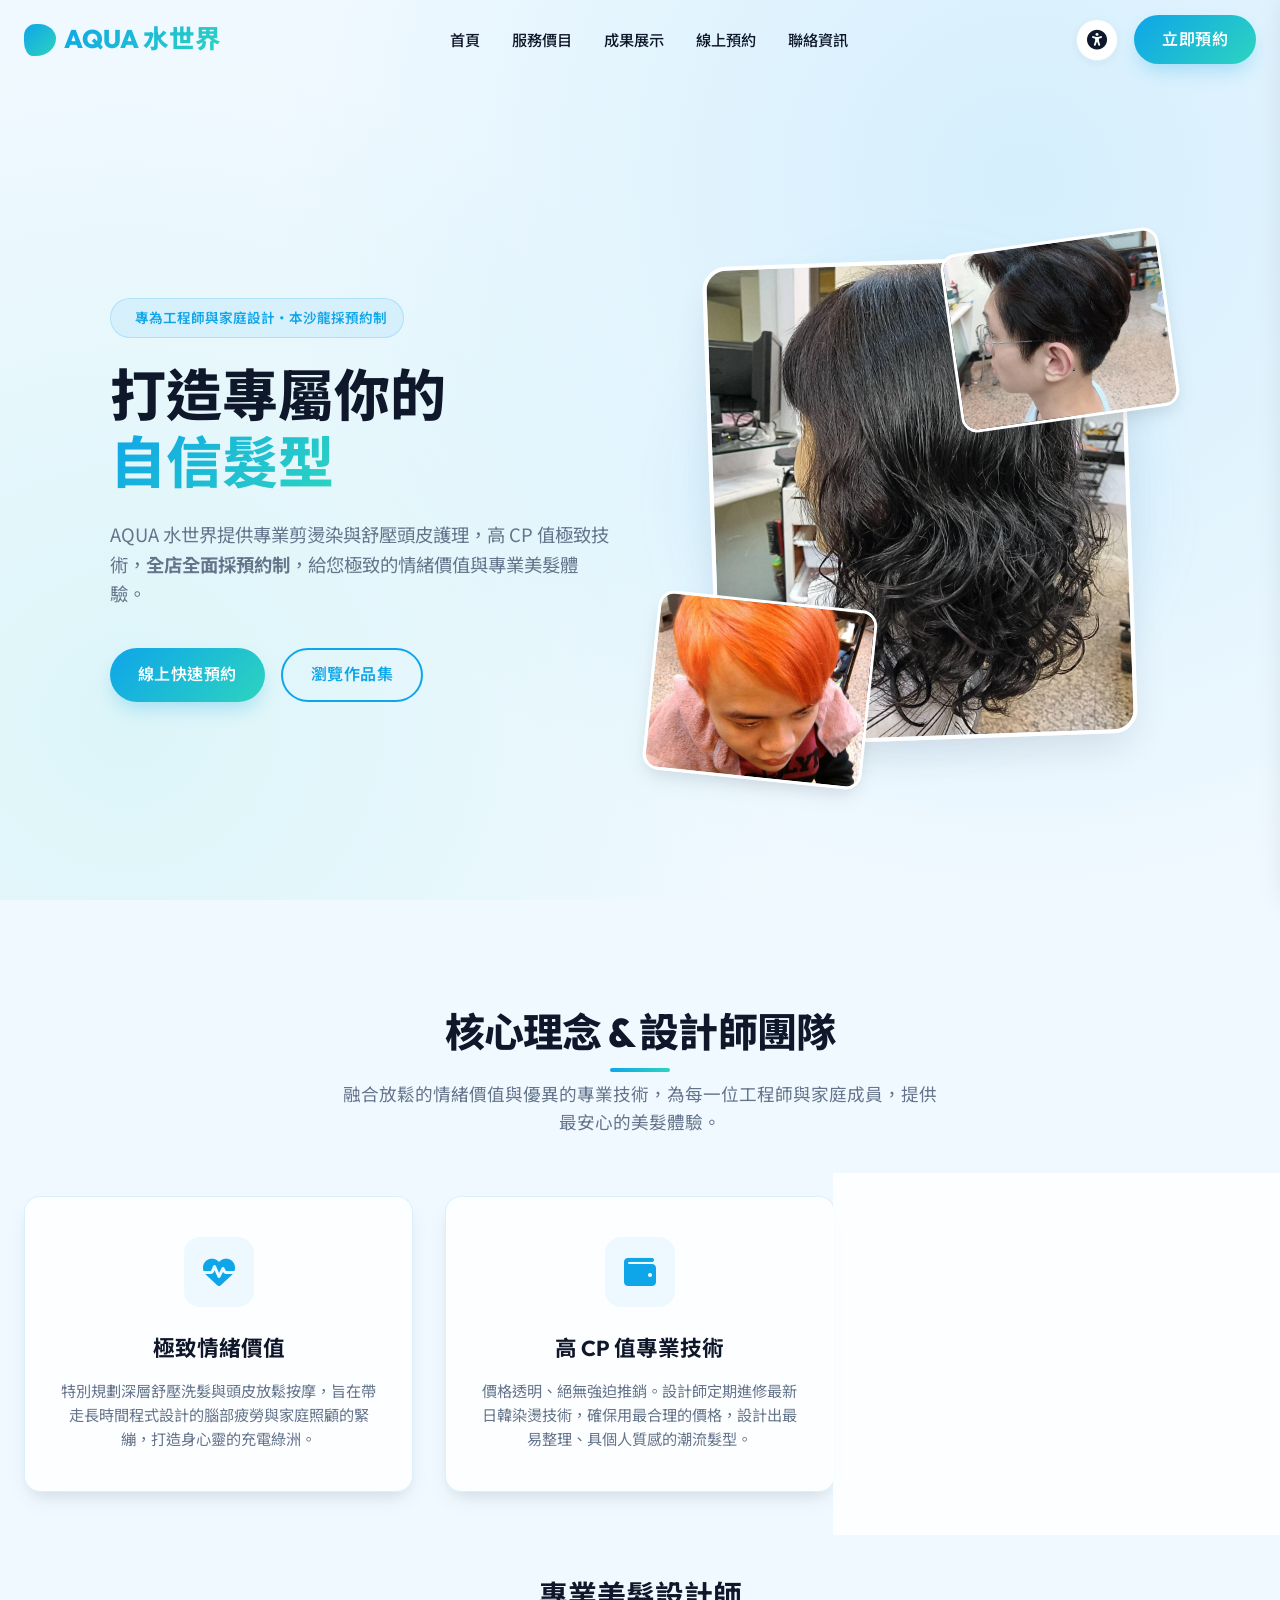
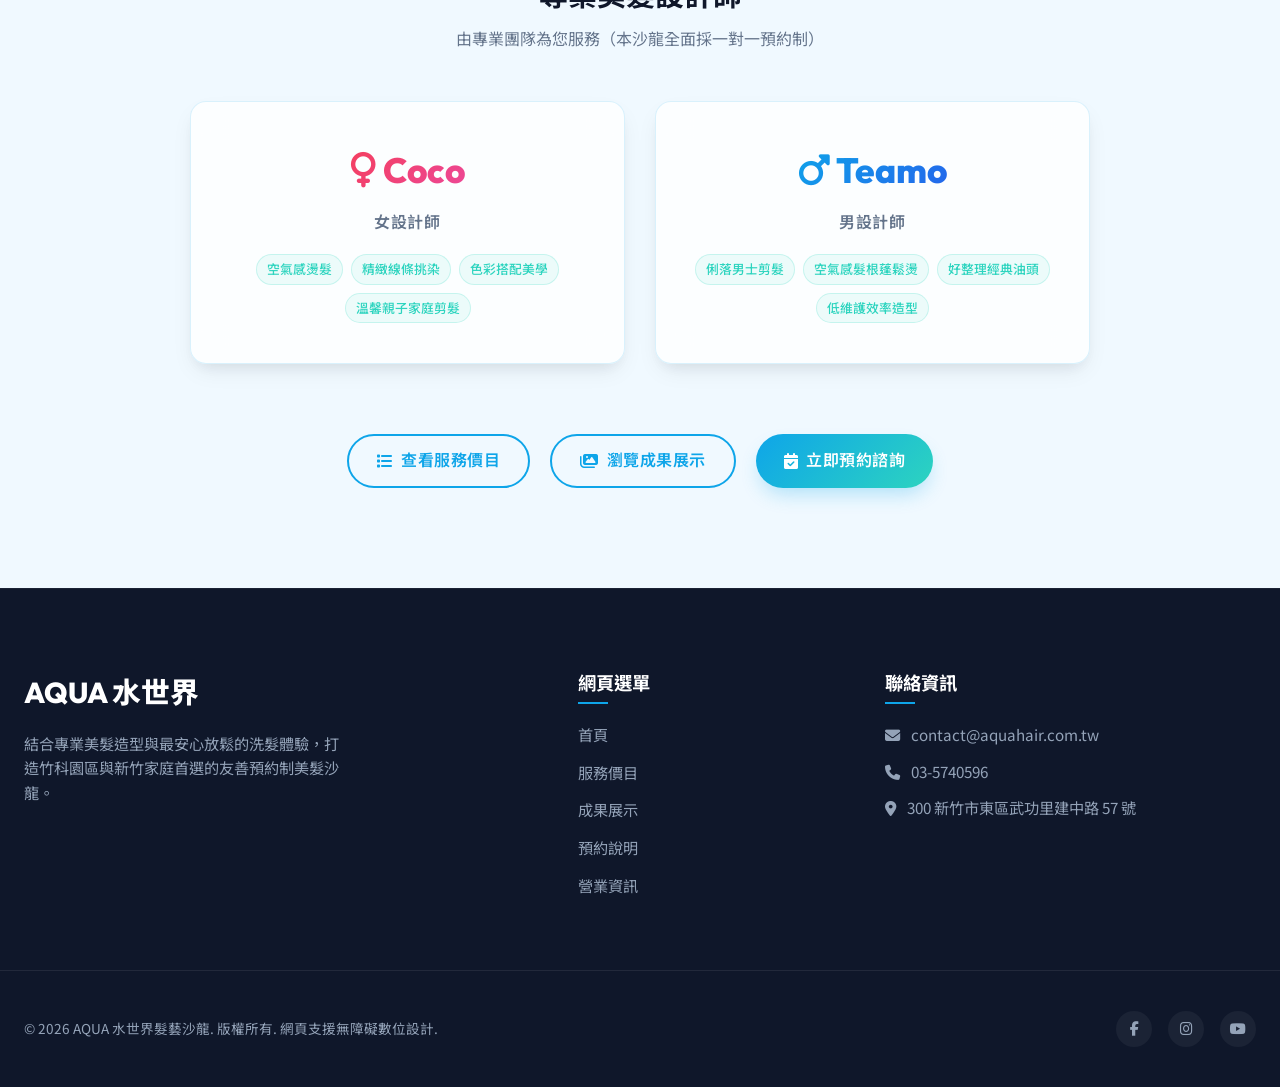
<file: index.html>
<!DOCTYPE html>
<html lang="zh-TW">
<head>
  <meta charset="UTF-8">
  <meta name="viewport" content="width=device-width, initial-scale=1.0">
  <title>AQUA 水世界 Hair Salon | 專業剪燙染・一對一預約制沙龍</title>
  <meta name="description" content="AQUA 水世界髮藝沙龍專為忙碌工程師與溫馨家庭設計。提供高品質男士剪髮、髮根蓬鬆燙、溫和捲髮、離子燙、精緻挑染與一對一形象諮詢，給您極致的情緒價值與專業美髮體驗。採全面預約制。">
  <meta name="keywords" content="AQUA水世界, 染髮成果, 男士剪髮, 髮根蓬鬆燙, 離子燙直髮, 捲髮, 挑染, 形象諮詢, 新竹美髮, 竹科剪髮, 預約制">
  
  <!-- CSS Stylesheets -->
  <link rel="stylesheet" href="style.css">
  
  <!-- Icons (FontAwesome for rich accessibility icons) -->
  <link rel="stylesheet" href="https://cdnjs.cloudflare.com/ajax/libs/font-awesome/6.4.0/css/all.min.css">
</head>
<body>

  <!-- ACCESSIBILITY BACKDROP -->
  <div class="access-backdrop" id="accessBackdrop" onclick="toggleAccessPanel(false)"></div>

  <!-- ACCESSIBILITY PANEL -->
  <aside class="access-panel" id="accessPanel" aria-label="無障礙輔助設定">
    <div class="access-header">
      <h3><i class="fa-solid fa-universal-access"></i> 無障礙輔助設定</h3>
      <button class="access-close-btn" onclick="toggleAccessPanel(false)" aria-label="關閉無障礙設定"><i class="fa-solid fa-xmark"></i></button>
    </div>
    
    <div class="access-option">
      <label id="fontSizeLabel">網頁字體大小</label>
      <div class="font-size-controls" role="group" aria-labelledby="fontSizeLabel">
        <button class="font-btn active" id="font-normal" onclick="setFontScale(1, 'font-normal')">標準</button>
        <button class="font-btn" id="font-large" onclick="setFontScale(1.2, 'font-large')">中</button>
        <button class="font-btn" id="font-xlarge" onclick="setFontScale(1.4, 'font-xlarge')">大</button>
      </div>
    </div>
    
    <div class="access-option">
      <div class="contrast-toggle-wrapper">
        <label for="contrastToggle" style="margin-bottom: 0;">高對比度閱讀模式</label>
        <label class="switch">
          <input type="checkbox" id="contrastToggle" onchange="toggleHighContrast(this.checked)">
          <span class="slider"></span>
        </label>
      </div>
    </div>
    
    <div class="access-option" style="border-top: 1px solid var(--border-color); padding-top: 20px;">
      <p style="font-size: 0.85rem; color: var(--text-light);">
        * AQUA 致力於提供優質體驗，本網站支援網頁字體縮放、高對比度閱讀與鍵盤友善操作。
      </p>
    </div>
  </aside>

  <!-- HEADER -->
  <header class="header" id="header">
    <div class="container header-container">
      <a href="index.html" class="logo" aria-label="AQUA 水世界首頁">
        <div class="logo-wave"></div>
        <span>AQUA 水世界</span>
      </a>
      
      <nav class="nav-links" id="navLinks" aria-label="主導覽列">
        <a href="index.html" onclick="closeMobileMenu()" class="active">首頁</a>
        <a href="pricing.html" onclick="closeMobileMenu()">服務價目</a>
        <a href="portfolio.html" onclick="closeMobileMenu()">成果展示</a>
        <a href="https://www.facebook.com/share/19ZFCupeSS/?mibextid=wwXIfr" target="_blank" rel="noopener noreferrer" onclick="closeMobileMenu()">線上預約</a>
        <a href="contact.html" onclick="closeMobileMenu()">聯絡資訊</a>
        <!-- Booking Link inside nav for mobile view -->
        <a href="https://www.facebook.com/share/19ZFCupeSS/?mibextid=wwXIfr" target="_blank" rel="noopener noreferrer" onclick="closeMobileMenu()" class="btn btn-primary" style="display: none; width: 100%; text-align: center; color: white;">立即預約</a>
      </nav>
      
      <div class="nav-actions">
        <!-- Accessibility Panel Toggle Button -->
        <button class="access-toggle-btn" onclick="toggleAccessPanel(true)" aria-label="開啟無障礙設定" title="無障礙設定">
          <i class="fa-solid fa-universal-access" style="font-size: 1.25rem;"></i>
        </button>
        
        <a href="https://www.facebook.com/share/19ZFCupeSS/?mibextid=wwXIfr" target="_blank" rel="noopener noreferrer" class="btn btn-primary">立即預約</a>
        
        <button class="menu-toggle" id="menuToggle" onclick="toggleMobileMenu()" aria-label="切換選單">
          <span></span>
          <span></span>
          <span></span>
        </button>
      </div>
    </div>
  </header>

  <main>
    <!-- HERO SECTION -->
    <section class="hero" id="home" aria-label="主視覺">
      <div class="container hero-grid">
        <div class="hero-content">
          <div class="badge">
            <i class="fa-solid fa-sparkles"></i> 專為工程師與家庭設計・本沙龍採預約制
          </div>
          <h1>
            打造專屬你的<br>
            <span>自信髮型</span>
          </h1>
          <p class="hero-description">
            AQUA 水世界提供專業剪燙染與舒壓頭皮護理，高 CP 值極致技術，<strong>全店全面採預約制</strong>，給您極致的情緒價值與專業美髮體驗。
          </p>
          <div class="hero-buttons">
            <a href="https://www.facebook.com/share/19ZFCupeSS/?mibextid=wwXIfr" target="_blank" rel="noopener noreferrer" class="btn btn-primary">線上快速預約</a>
            <a href="portfolio.html" class="btn btn-secondary">瀏覽作品集</a>
          </div>
        </div>
        
        <div class="hero-visuals">
          <div class="hero-blob"></div>
          <div class="hero-showcase-wrapper">
            <div class="hero-main-card">
              <img src="curly-hair/1-1.jpg" alt="AQUA 經典燙髮造型成果">
            </div>
            <!-- Sub decorative styling frames -->
            <div class="hero-sub-card card-1">
              <img src="highlights/3....1.jpg" alt="精緻耳圈挑染成果">
            </div>
            <div class="hero-sub-card card-2">
              <img src="mens-haircut/1..1.jpg" alt="清爽男士剪髮造型">
            </div>
          </div>
        </div>
      </div>
    </section>

    <!-- ABOUT SECTION - BRAND & DESIGNERS -->
    <section class="section-padding" id="about" aria-label="關於我們">
      <div class="container">
        <div class="text-center">
          <h2 class="section-title">核心理念 & 設計師團隊</h2>
          <p class="section-subtitle">
            融合放鬆的情緒價值與優異的專業技術，為每一位工程師與家庭成員，提供最安心的美髮體驗。
          </p>
        </div>

        <!-- 3 Brand Core Values -->
        <div class="about-features">
          <div class="feature-card glassmorphism">
            <div class="feature-icon-wrapper">
              <i class="fa-solid fa-heart-pulse"></i>
            </div>
            <h3>極致情緒價值</h3>
            <p>特別規劃深層舒壓洗髮與頭皮放鬆按摩，旨在帶走長時間程式設計的腦部疲勞與家庭照顧的緊繃，打造身心靈的充電綠洲。</p>
          </div>

          <div class="feature-card glassmorphism">
            <div class="feature-icon-wrapper">
              <i class="fa-solid fa-wallet"></i>
            </div>
            <h3>高 CP 值專業技術</h3>
            <p>價格透明、絕無強迫推銷。設計師定期進修最新日韓染燙技術，確保用最合理的價格，設計出最易整理、具個人質感的潮流髮型。</p>
          </div>

          <div class="feature-card glassmorphism">
            <div class="feature-icon-wrapper">
              <i class="fa-solid fa-calendar-check"></i>
            </div>
            <h3>專屬預約制服務</h3>
            <p>全店採取一對一預約制服務，設計師在專屬時段內只服務您一人，免去現場漫長等待，確保每項美髮服務細節皆能完美呈現。</p>
          </div>
        </div>

        <!-- Designers section -->
        <div class="designers-container">
          <div class="text-center" style="margin-bottom: 50px;">
            <h3 style="font-family: var(--font-display); font-size: 1.8rem; color: var(--secondary);">專業美髮設計師</h3>
            <p style="font-size: 1rem; color: var(--text-light); margin-top: 8px;">由專業團隊為您服務（本沙龍全面採一對一預約制）</p>
          </div>
          
          <div class="designers-grid-simple">
            <!-- Designer 1: Coco -->
            <div class="designer-card-simple glassmorphism text-center">
              <div class="designer-badge-simple female"><i class="fa-solid fa-venus"></i> Coco</div>
              <span class="designer-role-simple">女設計師</span>
              <div class="designer-specialties-simple">
                <span class="specialty-tag">空氣感燙髮</span>
                <span class="specialty-tag">精緻線條挑染</span>
                <span class="specialty-tag">色彩搭配美學</span>
                <span class="specialty-tag">溫馨親子家庭剪髮</span>
              </div>
            </div>

            <!-- Designer 2: Teamo -->
            <div class="designer-card-simple glassmorphism text-center">
              <div class="designer-badge-simple male"><i class="fa-solid fa-mars"></i> Teamo</div>
              <span class="designer-role-simple">男設計師</span>
              <div class="designer-specialties-simple">
                <span class="specialty-tag">俐落男士剪髮</span>
                <span class="specialty-tag">空氣感髮根蓬鬆燙</span>
                <span class="specialty-tag">好整理經典油頭</span>
                <span class="specialty-tag">低維護效率造型</span>
              </div>
            </div>
          </div>
        </div>

        <!-- CTA Row -->
        <div class="text-center" style="margin-top: 70px; display: flex; gap: 20px; justify-content: center; flex-wrap: wrap;">
          <a href="pricing.html" class="btn btn-secondary"><i class="fa-solid fa-list"></i> 查看服務價目</a>
          <a href="portfolio.html" class="btn btn-secondary"><i class="fa-solid fa-images"></i> 瀏覽成果展示</a>
          <a href="contact.html" class="btn btn-primary"><i class="fa-solid fa-calendar-check"></i> 立即預約諮詢</a>
        </div>

      </div>
    </section>
  </main>

  <!-- FOOTER -->
  <footer class="footer">
    <div class="container footer-grid">
      <div class="footer-brand">
        <h2>AQUA 水世界</h2>
        <p>
          結合專業美髮造型與最安心放鬆的洗髮體驗，打造竹科園區與新竹家庭首選的友善預約制美髮沙龍。
        </p>
      </div>

      <div class="footer-links">
        <h3>網頁選單</h3>
        <ul>
          <li><a href="index.html">首頁</a></li>
          <li><a href="pricing.html">服務價目</a></li>
          <li><a href="portfolio.html">成果展示</a></li>
          <li><a href="contact.html">預約說明</a></li>
          <li><a href="contact.html#contact">營業資訊</a></li>
        </ul>
      </div>

      <div class="footer-contact">
        <h3>聯絡資訊</h3>
        <p><i class="fa-solid fa-envelope" style="margin-right: 8px;"></i> contact@aquahair.com.tw</p>
        <p><i class="fa-solid fa-phone" style="margin-right: 8px;"></i> 03-5740596</p>
        <p><i class="fa-solid fa-location-dot" style="margin-right: 8px;"></i> 300 新竹市東區武功里建中路 57 號</p>
      </div>
    </div>

    <div class="container footer-bottom">
      <p>&copy; 2026 AQUA 水世界髮藝沙龍. 版權所有. 網頁支援無障礙數位設計.</p>
      <div class="footer-socials">
        <a href="https://www.facebook.com/share/19ZFCupeSS/?mibextid=wwXIfr" target="_blank" rel="noopener noreferrer" class="social-link" aria-label="AQUA Facebook"><i class="fa-brands fa-facebook-f"></i></a>
        <a href="https://www.facebook.com/share/19ZFCupeSS/?mibextid=wwXIfr" target="_blank" rel="noopener noreferrer" class="social-link" aria-label="AQUA Instagram"><i class="fa-brands fa-instagram"></i></a>
        <a href="https://www.facebook.com/share/19ZFCupeSS/?mibextid=wwXIfr" target="_blank" rel="noopener noreferrer" class="social-link" aria-label="AQUA YouTube"><i class="fa-brands fa-youtube"></i></a>
      </div>
    </div>
  </footer>

  <!-- Custom JS Application Logic -->
  <script src="app.js"></script>
</body>
</html>
</file>
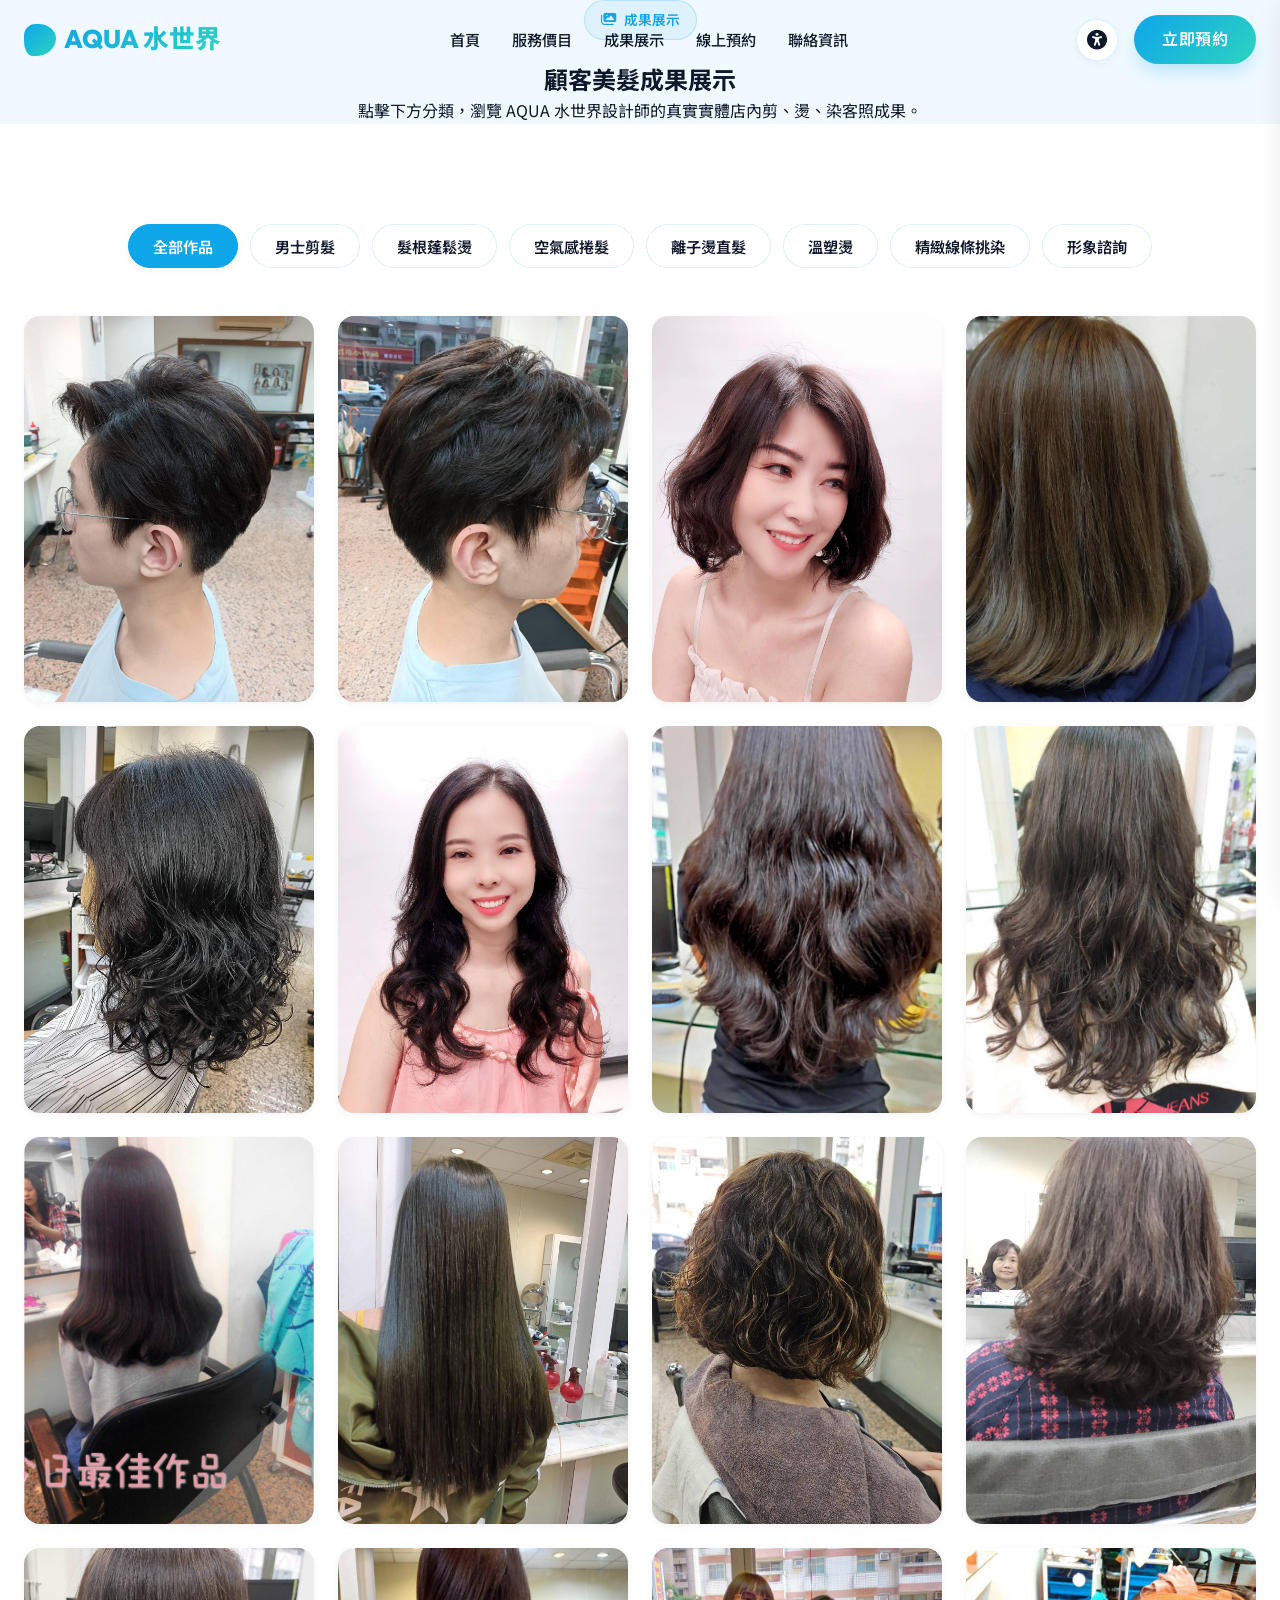
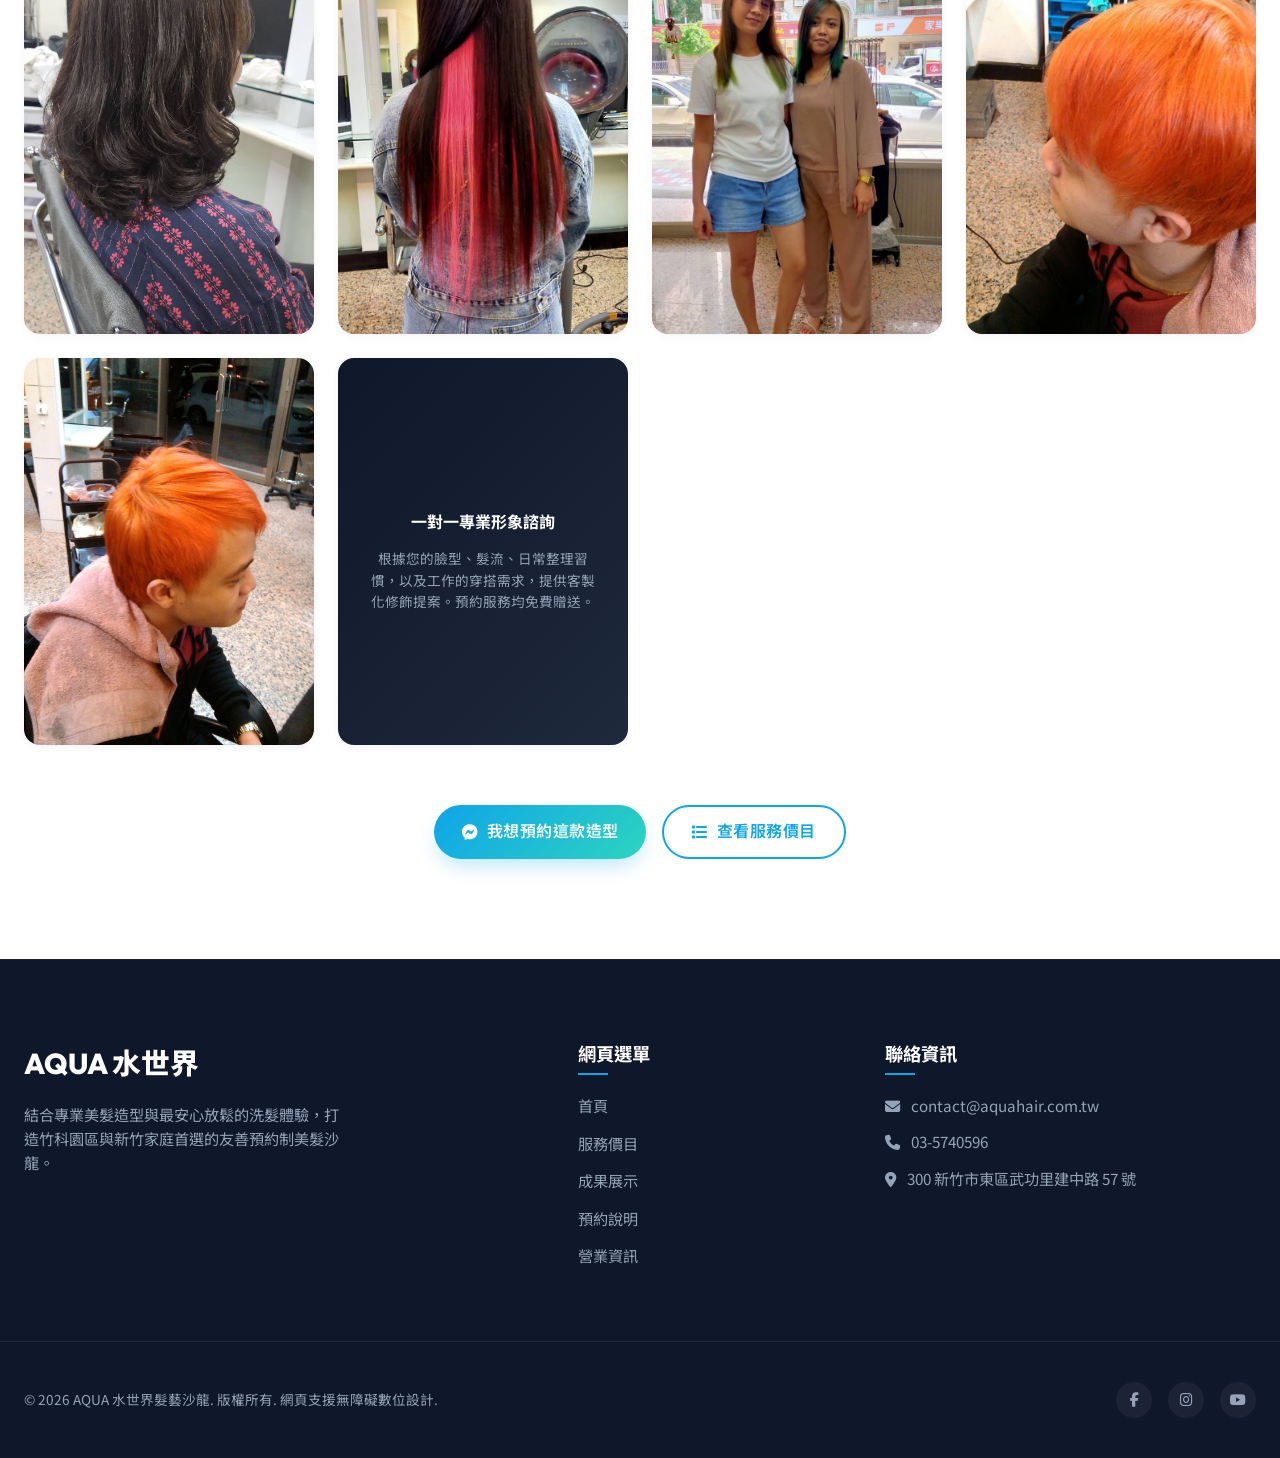
<file: portfolio.html>
<!DOCTYPE html>
<html lang="zh-TW">
<head>
  <meta charset="UTF-8">
  <meta name="viewport" content="width=device-width, initial-scale=1.0">
  <title>成果展示 | AQUA 水世界 Hair Salon</title>
  <meta name="description" content="瀏覽 AQUA 水世界髮藝沙龍的真實顧客成果，包含男士剪髮、髮根蓬鬆燙、空氣感捲髮、離子燙、溫塑燙、精緻線條挑染等精彩作品。">
  <meta name="keywords" content="AQUA水世界, 染髮成果, 男士剪髮, 髮根蓬鬆燙, 離子燙直髮, 捲髮, 挑染, 新竹美髮作品集">

  <!-- CSS Stylesheets -->
  <link rel="stylesheet" href="style.css">

  <!-- Icons (FontAwesome) -->
  <link rel="stylesheet" href="https://cdnjs.cloudflare.com/ajax/libs/font-awesome/6.4.0/css/all.min.css">
</head>
<body>

  <!-- ACCESSIBILITY BACKDROP -->
  <div class="access-backdrop" id="accessBackdrop" onclick="toggleAccessPanel(false)"></div>

  <!-- ACCESSIBILITY PANEL -->
  <aside class="access-panel" id="accessPanel" aria-label="無障礙輔助設定">
    <div class="access-header">
      <h3><i class="fa-solid fa-universal-access"></i> 無障礙輔助設定</h3>
      <button class="access-close-btn" onclick="toggleAccessPanel(false)" aria-label="關閉無障礙設定"><i class="fa-solid fa-xmark"></i></button>
    </div>
    <div class="access-option">
      <label id="fontSizeLabel">網頁字體大小</label>
      <div class="font-size-controls" role="group" aria-labelledby="fontSizeLabel">
        <button class="font-btn active" id="font-normal" onclick="setFontScale(1, 'font-normal')">標準</button>
        <button class="font-btn" id="font-large" onclick="setFontScale(1.2, 'font-large')">中</button>
        <button class="font-btn" id="font-xlarge" onclick="setFontScale(1.4, 'font-xlarge')">大</button>
      </div>
    </div>
    <div class="access-option">
      <div class="contrast-toggle-wrapper">
        <label for="contrastToggle" style="margin-bottom: 0;">高對比度閱讀模式</label>
        <label class="switch">
          <input type="checkbox" id="contrastToggle" onchange="toggleHighContrast(this.checked)">
          <span class="slider"></span>
        </label>
      </div>
    </div>
    <div class="access-option" style="border-top: 1px solid var(--border-color); padding-top: 20px;">
      <p style="font-size: 0.85rem; color: var(--text-light);">
        * AQUA 致力於提供優質體驗，本網站支援網頁字體縮放、高對比度閱讀與鍵盤友善操作。
      </p>
    </div>
  </aside>

  <!-- HEADER -->
  <header class="header" id="header">
    <div class="container header-container">
      <a href="index.html" class="logo" aria-label="AQUA 水世界首頁">
        <div class="logo-wave"></div>
        <span>AQUA 水世界</span>
      </a>

      <nav class="nav-links" id="navLinks" aria-label="主導覽列">
        <a href="index.html" onclick="closeMobileMenu()">首頁</a>
        <a href="pricing.html" onclick="closeMobileMenu()">服務價目</a>
        <a href="portfolio.html" onclick="closeMobileMenu()" class="active">成果展示</a>
        <a href="https://www.facebook.com/share/19ZFCupeSS/?mibextid=wwXIfr" target="_blank" rel="noopener noreferrer" onclick="closeMobileMenu()">線上預約</a>
        <a href="contact.html" onclick="closeMobileMenu()">聯絡資訊</a>
        <a href="https://www.facebook.com/share/19ZFCupeSS/?mibextid=wwXIfr" target="_blank" rel="noopener noreferrer" onclick="closeMobileMenu()" class="btn btn-primary" style="display: none; width: 100%; text-align: center; color: white;">立即預約</a>
      </nav>

      <div class="nav-actions">
        <button class="access-toggle-btn" onclick="toggleAccessPanel(true)" aria-label="開啟無障礙設定" title="無障礙設定">
          <i class="fa-solid fa-universal-access" style="font-size: 1.25rem;"></i>
        </button>
        <a href="https://www.facebook.com/share/19ZFCupeSS/?mibextid=wwXIfr" target="_blank" rel="noopener noreferrer" class="btn btn-primary">立即預約</a>
        <button class="menu-toggle" id="menuToggle" onclick="toggleMobileMenu()" aria-label="切換選單">
          <span></span>
          <span></span>
          <span></span>
        </button>
      </div>
    </div>
  </header>

  <main>
    <!-- PAGE HERO -->
    <section class="page-hero" aria-label="成果展示頁面標題">
      <div class="container text-center">
        <div class="badge" style="margin-bottom: 20px; display: inline-flex;">
          <i class="fa-solid fa-images"></i> 成果展示
        </div>
        <h1 class="page-hero-title">顧客美髮<span>成果展示</span></h1>
        <p class="page-hero-subtitle">
          點擊下方分類，瀏覽 AQUA 水世界設計師的真實實體店內剪、燙、染客照成果。
        </p>
      </div>
    </section>

    <!-- SERVICES PORTFOLIO SECTION -->
    <section class="section-padding" style="background-color: var(--bg-white);" id="services" aria-label="服務項目與作品集">
      <div class="container">

        <!-- Portfolio Filter Navigation -->
        <div class="portfolio-filters" role="tablist" aria-label="作品分類">
          <button class="filter-btn active" role="tab" aria-selected="true" aria-controls="portfolio-grid" data-filter="all">全部作品</button>
          <button class="filter-btn" role="tab" aria-selected="false" aria-controls="portfolio-grid" data-filter="cut">男士剪髮</button>
          <button class="filter-btn" role="tab" aria-selected="false" aria-controls="portfolio-grid" data-filter="root-vol">髮根蓬鬆燙</button>
          <button class="filter-btn" role="tab" aria-selected="false" aria-controls="portfolio-grid" data-filter="curl">空氣感捲髮</button>
          <button class="filter-btn" role="tab" aria-selected="false" aria-controls="portfolio-grid" data-filter="straight">離子燙直髮</button>
          <button class="filter-btn" role="tab" aria-selected="false" aria-controls="portfolio-grid" data-filter="thermal">溫塑燙</button>
          <button class="filter-btn" role="tab" aria-selected="false" aria-controls="portfolio-grid" data-filter="color">精緻線條挑染</button>
          <button class="filter-btn" role="tab" aria-selected="false" aria-controls="portfolio-grid" data-filter="consult">形象諮詢</button>
        </div>

        <!-- Portfolio Grid with real directory assets -->
        <div class="portfolio-grid" id="portfolio-grid">

          <!-- 男士剪髮 (Cut) -->
          <div class="portfolio-item" data-category="cut">
            <img src="mens-haircut/1..1.jpg" alt="俐落日式漸層短髮">
            <div class="portfolio-overlay">
              <span class="portfolio-tag">男士剪髮</span>
            </div>
          </div>
          <div class="portfolio-item" data-category="cut">
            <img src="mens-haircut/1..2.jpg" alt="極致商務清爽短髮">
            <div class="portfolio-overlay">
              <span class="portfolio-tag">男士剪髮</span>
            </div>
          </div>

          <!-- 髮根蓬鬆燙 (Root Volumizing) -->
          <div class="portfolio-item" data-category="root-vol">
            <img src="root-perm/1--1.jpg" alt="細軟髮必備髮根蓬鬆燙">
            <div class="portfolio-overlay">
              <span class="portfolio-tag">髮根蓬鬆燙</span>
            </div>
          </div>
          <div class="portfolio-item" data-category="root-vol">
            <img src="root-perm/2--1.jpg" alt="型男無痕髮根燙">
            <div class="portfolio-overlay">
              <span class="portfolio-tag">髮根蓬鬆燙</span>
            </div>
          </div>

          <!-- 捲髮 (Curl) -->
          <div class="portfolio-item" data-category="curl">
            <img src="curly-hair/1-1.jpg" alt="女神款浪漫大捲">
            <div class="portfolio-overlay">
              <span class="portfolio-tag">空氣感捲髮</span>
            </div>
          </div>
          <div class="portfolio-item" data-category="curl">
            <img src="curly-hair/2-1.jpg" alt="氣質中長髮木馬燙">
            <div class="portfolio-overlay">
              <span class="portfolio-tag">空氣感捲髮</span>
            </div>
          </div>
          <div class="portfolio-item" data-category="curl">
            <img src="curly-hair/5-1.jpg" alt="蓬鬆法式捲髮">
            <div class="portfolio-overlay">
              <span class="portfolio-tag">空氣感捲髮</span>
            </div>
          </div>
          <div class="portfolio-item" data-category="curl">
            <img src="curly-hair/8-1.jpg" alt="俏皮羊毛捲髮">
            <div class="portfolio-overlay">
              <span class="portfolio-tag">空氣感捲髮</span>
            </div>
          </div>

          <!-- 離子燙直髮 (Straight) -->
          <div class="portfolio-item" data-category="straight">
            <img src="straight-hair/1...1.jpg" alt="自然感亮澤離子燙">
            <div class="portfolio-overlay">
              <span class="portfolio-tag">離子燙直髮</span>
            </div>
          </div>
          <div class="portfolio-item" data-category="straight">
            <img src="straight-hair/3...1.jpg" alt="縮毛矯正亮直髮">
            <div class="portfolio-overlay">
              <span class="portfolio-tag">離子燙直髮</span>
            </div>
          </div>

          <!-- 溫塑燙 (Thermal) -->
          <div class="portfolio-item" data-category="thermal">
            <img src="thermal-perm/1.jpg" alt="柔順浪漫溫塑燙造型 1">
            <div class="portfolio-overlay">
              <span class="portfolio-tag">溫塑燙</span>
            </div>
          </div>
          <div class="portfolio-item" data-category="thermal">
            <img src="thermal-perm/2.png" alt="日系層次溫塑燙造型 2">
            <div class="portfolio-overlay">
              <span class="portfolio-tag">溫塑燙</span>
            </div>
          </div>
          <div class="portfolio-item" data-category="thermal">
            <img src="thermal-perm/3.png" alt="空氣感蓬鬆溫塑燙造型 3">
            <div class="portfolio-overlay">
              <span class="portfolio-tag">溫塑燙</span>
            </div>
          </div>

          <!-- 挑染 (Color) -->
          <div class="portfolio-item" data-category="color">
            <img src="highlights/1....2.jpg" alt="個性灰藍色耳圈染">
            <div class="portfolio-overlay">
              <span class="portfolio-tag">精緻線條挑染</span>
            </div>
          </div>
          <div class="portfolio-item" data-category="color">
            <img src="highlights/2....1.jpg" alt="暖金歐美線條染">
            <div class="portfolio-overlay">
              <span class="portfolio-tag">精緻線條挑染</span>
            </div>
          </div>
          <div class="portfolio-item" data-category="color">
            <img src="highlights/3....2.jpg" alt="焦糖拿鐵歐美染">
            <div class="portfolio-overlay">
              <span class="portfolio-tag">精緻線條挑染</span>
            </div>
          </div>
          <div class="portfolio-item" data-category="color">
            <img src="highlights/3....4.jpg" alt="霧粉線條耳圈染">
            <div class="portfolio-overlay">
              <span class="portfolio-tag">精緻線條挑染</span>
            </div>
          </div>

          <!-- 形象諮詢 (Consulting) -->
          <div class="portfolio-item" data-category="consult">
            <div style="background: linear-gradient(135deg, #0f172a, #1e293b); width:100%; height:100%; display:flex; flex-direction:column; justify-content:center; align-items:center; padding:30px; text-align:center; color:white;">
              <i class="fa-solid fa-comments-question" style="font-size:3rem; color:var(--primary); margin-bottom:20px;"></i>
              <h4 style="color:white; margin-bottom:12px; font-family:var(--font-display);">一對一專業形象諮詢</h4>
              <p style="font-size:0.85rem; color:var(--text-muted); line-height:1.6;">
                根據您的臉型、髮流、日常整理習慣，以及工作的穿搭需求，提供客製化修飾提案。預約服務均免費贈送。
              </p>
            </div>
            <div class="portfolio-overlay">
              <span class="portfolio-tag">形象諮詢</span>
            </div>
          </div>

        </div>

        <!-- CTA -->
        <div class="text-center" style="margin-top: 60px; display: flex; gap: 16px; justify-content: center; flex-wrap: wrap;">
          <a href="https://www.facebook.com/share/19ZFCupeSS/?mibextid=wwXIfr" target="_blank" rel="noopener noreferrer" class="btn btn-primary">
            <i class="fa-brands fa-facebook-messenger"></i> 我想預約這款造型
          </a>
          <a href="pricing.html" class="btn btn-secondary">
            <i class="fa-solid fa-list"></i> 查看服務價目
          </a>
        </div>

      </div>
    </section>
  </main>

  <!-- FOOTER -->
  <footer class="footer">
    <div class="container footer-grid">
      <div class="footer-brand">
        <h2>AQUA 水世界</h2>
        <p>
          結合專業美髮造型與最安心放鬆的洗髮體驗，打造竹科園區與新竹家庭首選的友善預約制美髮沙龍。
        </p>
      </div>
      <div class="footer-links">
        <h3>網頁選單</h3>
        <ul>
          <li><a href="index.html">首頁</a></li>
          <li><a href="pricing.html">服務價目</a></li>
          <li><a href="portfolio.html">成果展示</a></li>
          <li><a href="contact.html">預約說明</a></li>
          <li><a href="contact.html#contact">營業資訊</a></li>
        </ul>
      </div>
      <div class="footer-contact">
        <h3>聯絡資訊</h3>
        <p><i class="fa-solid fa-envelope" style="margin-right: 8px;"></i> contact@aquahair.com.tw</p>
        <p><i class="fa-solid fa-phone" style="margin-right: 8px;"></i> 03-5740596</p>
        <p><i class="fa-solid fa-location-dot" style="margin-right: 8px;"></i> 300 新竹市東區武功里建中路 57 號</p>
      </div>
    </div>
    <div class="container footer-bottom">
      <p>&copy; 2026 AQUA 水世界髮藝沙龍. 版權所有. 網頁支援無障礙數位設計.</p>
      <div class="footer-socials">
        <a href="https://www.facebook.com/share/19ZFCupeSS/?mibextid=wwXIfr" target="_blank" rel="noopener noreferrer" class="social-link" aria-label="AQUA Facebook"><i class="fa-brands fa-facebook-f"></i></a>
        <a href="https://www.facebook.com/share/19ZFCupeSS/?mibextid=wwXIfr" target="_blank" rel="noopener noreferrer" class="social-link" aria-label="AQUA Instagram"><i class="fa-brands fa-instagram"></i></a>
        <a href="https://www.facebook.com/share/19ZFCupeSS/?mibextid=wwXIfr" target="_blank" rel="noopener noreferrer" class="social-link" aria-label="AQUA YouTube"><i class="fa-brands fa-youtube"></i></a>
      </div>
    </div>
  </footer>

  <!-- Custom JS Application Logic -->
  <script src="app.js"></script>
</body>
</html>
</file>
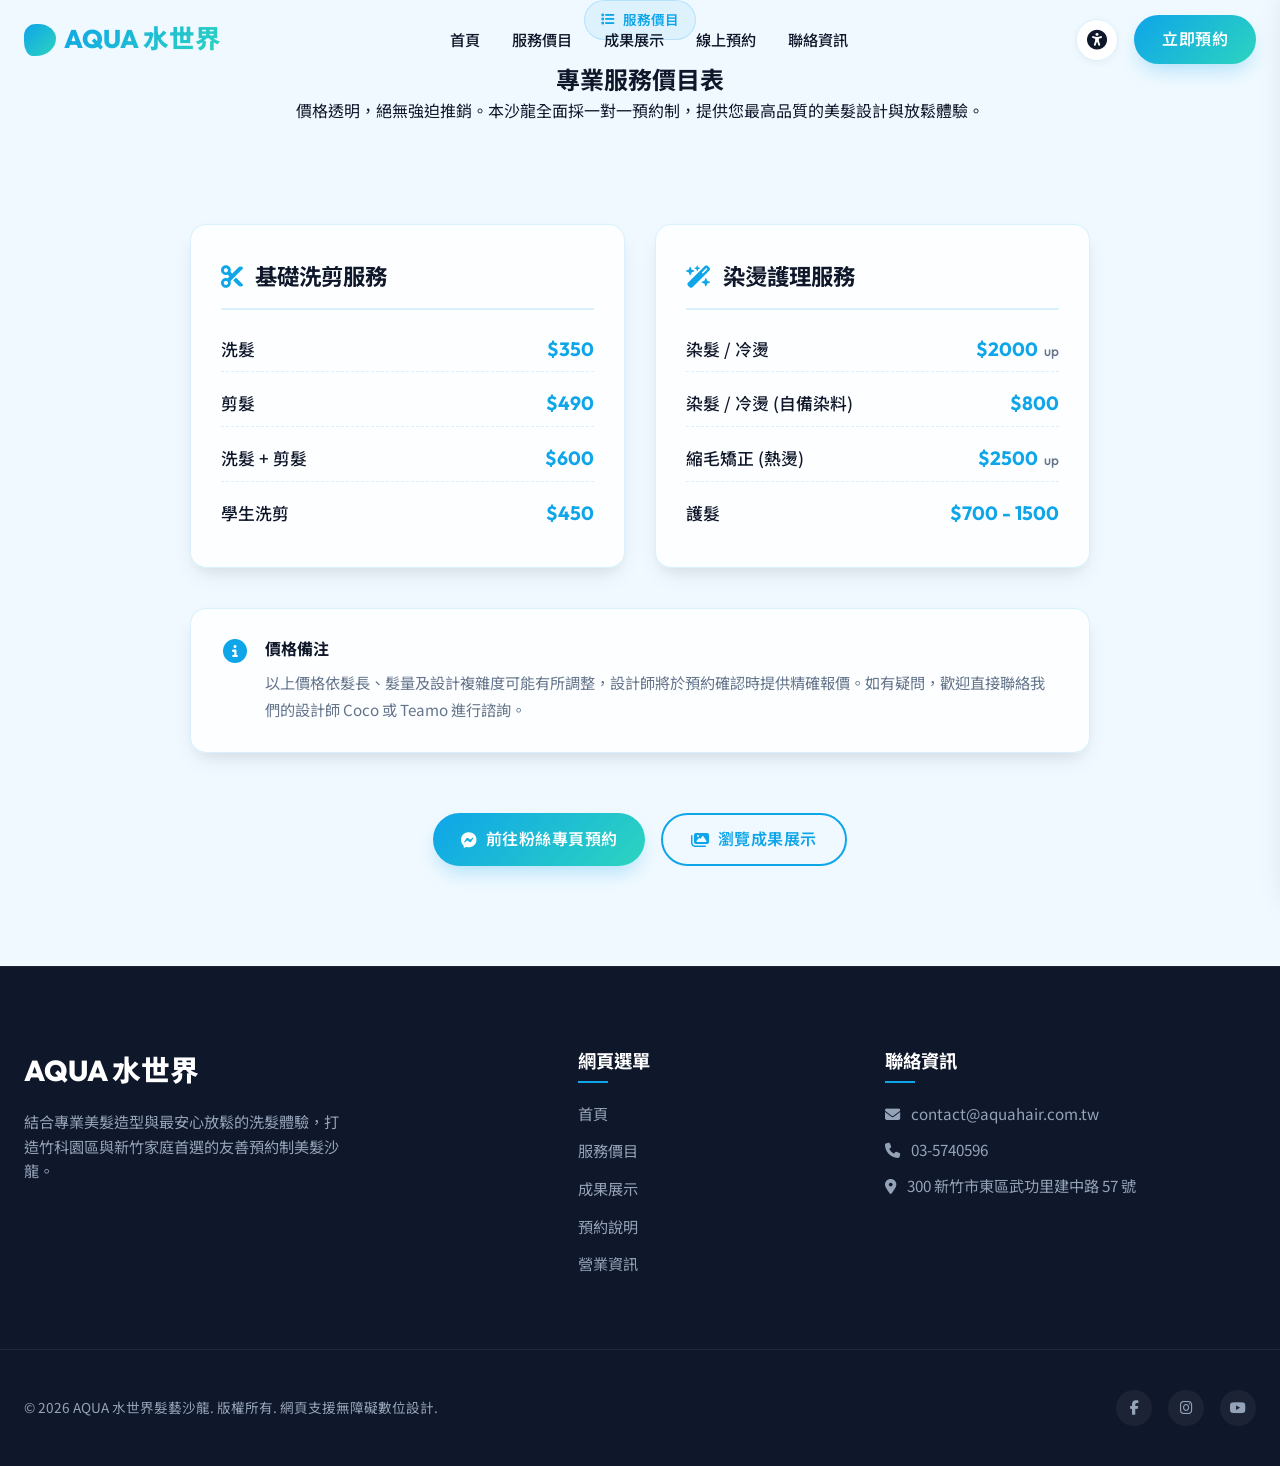
<file: pricing.html>
<!DOCTYPE html>
<html lang="zh-TW">
<head>
  <meta charset="UTF-8">
  <meta name="viewport" content="width=device-width, initial-scale=1.0">
  <title>服務價目 | AQUA 水世界 Hair Salon</title>
  <meta name="description" content="AQUA 水世界髮藝沙龍完整服務價目表，包含洗剪、染燙護理等項目，價格透明公開，絕無強迫推銷。">
  <meta name="keywords" content="AQUA水世界, 美髮價目, 剪髮價格, 燙髮價格, 染髮價格, 新竹美髮">

  <!-- CSS Stylesheets -->
  <link rel="stylesheet" href="style.css">

  <!-- Icons (FontAwesome) -->
  <link rel="stylesheet" href="https://cdnjs.cloudflare.com/ajax/libs/font-awesome/6.4.0/css/all.min.css">
</head>
<body>

  <!-- ACCESSIBILITY BACKDROP -->
  <div class="access-backdrop" id="accessBackdrop" onclick="toggleAccessPanel(false)"></div>

  <!-- ACCESSIBILITY PANEL -->
  <aside class="access-panel" id="accessPanel" aria-label="無障礙輔助設定">
    <div class="access-header">
      <h3><i class="fa-solid fa-universal-access"></i> 無障礙輔助設定</h3>
      <button class="access-close-btn" onclick="toggleAccessPanel(false)" aria-label="關閉無障礙設定"><i class="fa-solid fa-xmark"></i></button>
    </div>
    <div class="access-option">
      <label id="fontSizeLabel">網頁字體大小</label>
      <div class="font-size-controls" role="group" aria-labelledby="fontSizeLabel">
        <button class="font-btn active" id="font-normal" onclick="setFontScale(1, 'font-normal')">標準</button>
        <button class="font-btn" id="font-large" onclick="setFontScale(1.2, 'font-large')">中</button>
        <button class="font-btn" id="font-xlarge" onclick="setFontScale(1.4, 'font-xlarge')">大</button>
      </div>
    </div>
    <div class="access-option">
      <div class="contrast-toggle-wrapper">
        <label for="contrastToggle" style="margin-bottom: 0;">高對比度閱讀模式</label>
        <label class="switch">
          <input type="checkbox" id="contrastToggle" onchange="toggleHighContrast(this.checked)">
          <span class="slider"></span>
        </label>
      </div>
    </div>
    <div class="access-option" style="border-top: 1px solid var(--border-color); padding-top: 20px;">
      <p style="font-size: 0.85rem; color: var(--text-light);">
        * AQUA 致力於提供優質體驗，本網站支援網頁字體縮放、高對比度閱讀與鍵盤友善操作。
      </p>
    </div>
  </aside>

  <!-- HEADER -->
  <header class="header" id="header">
    <div class="container header-container">
      <a href="index.html" class="logo" aria-label="AQUA 水世界首頁">
        <div class="logo-wave"></div>
        <span>AQUA 水世界</span>
      </a>

      <nav class="nav-links" id="navLinks" aria-label="主導覽列">
        <a href="index.html" onclick="closeMobileMenu()">首頁</a>
        <a href="pricing.html" onclick="closeMobileMenu()" class="active">服務價目</a>
        <a href="portfolio.html" onclick="closeMobileMenu()">成果展示</a>
        <a href="https://www.facebook.com/share/19ZFCupeSS/?mibextid=wwXIfr" target="_blank" rel="noopener noreferrer" onclick="closeMobileMenu()">線上預約</a>
        <a href="contact.html" onclick="closeMobileMenu()">聯絡資訊</a>
        <a href="https://www.facebook.com/share/19ZFCupeSS/?mibextid=wwXIfr" target="_blank" rel="noopener noreferrer" onclick="closeMobileMenu()" class="btn btn-primary" style="display: none; width: 100%; text-align: center; color: white;">立即預約</a>
      </nav>

      <div class="nav-actions">
        <button class="access-toggle-btn" onclick="toggleAccessPanel(true)" aria-label="開啟無障礙設定" title="無障礙設定">
          <i class="fa-solid fa-universal-access" style="font-size: 1.25rem;"></i>
        </button>
        <a href="https://www.facebook.com/share/19ZFCupeSS/?mibextid=wwXIfr" target="_blank" rel="noopener noreferrer" class="btn btn-primary">立即預約</a>
        <button class="menu-toggle" id="menuToggle" onclick="toggleMobileMenu()" aria-label="切換選單">
          <span></span>
          <span></span>
          <span></span>
        </button>
      </div>
    </div>
  </header>

  <main>
    <!-- PAGE HERO -->
    <section class="page-hero" aria-label="服務價目頁面標題">
      <div class="container text-center">
        <div class="badge" style="margin-bottom: 20px; display: inline-flex;">
          <i class="fa-solid fa-list"></i> 服務價目
        </div>
        <h1 class="page-hero-title">專業服務<span>價目表</span></h1>
        <p class="page-hero-subtitle">
          價格透明，絕無強迫推銷。本沙龍全面採一對一預約制，提供您最高品質的美髮設計與放鬆體驗。
        </p>
      </div>
    </section>

    <!-- PRICING SECTION -->
    <section class="section-padding" id="pricing" aria-label="服務價目表" style="background-color: var(--bg-light);">
      <div class="container">

        <div class="pricing-container">
          <div class="pricing-grid">
            <!-- category 1: 基礎洗剪 -->
            <div class="pricing-card glassmorphism">
              <div class="pricing-category-title">
                <i class="fa-solid fa-scissors"></i> 基礎洗剪服務
              </div>
              <ul class="pricing-list">
                <li>
                  <span class="price-name">洗髮</span>
                  <span class="price-value">$350</span>
                </li>
                <li>
                  <span class="price-name">剪髮</span>
                  <span class="price-value">$490</span>
                </li>
                <li>
                  <span class="price-name">洗髮 + 剪髮</span>
                  <span class="price-value">$600</span>
                </li>
                <li>
                  <span class="price-name">學生洗剪</span>
                  <span class="price-value">$450</span>
                </li>
              </ul>
            </div>

            <!-- category 2: 染燙護理 -->
            <div class="pricing-card glassmorphism">
              <div class="pricing-category-title">
                <i class="fa-solid fa-wand-magic-sparkles"></i> 染燙護理服務
              </div>
              <ul class="pricing-list">
                <li>
                  <span class="price-name">染髮 / 冷燙</span>
                  <span class="price-value">$2000 <span class="price-up">up</span></span>
                </li>
                <li>
                  <span class="price-name">染髮 / 冷燙 (自備染料)</span>
                  <span class="price-value">$800</span>
                </li>
                <li>
                  <span class="price-name">縮毛矯正 (熱燙)</span>
                  <span class="price-value">$2500 <span class="price-up">up</span></span>
                </li>
                <li>
                  <span class="price-name">護髮</span>
                  <span class="price-value">$700 - 1500</span>
                </li>
              </ul>
            </div>
          </div>

          <!-- Note Card -->
          <div class="pricing-note glassmorphism" style="margin-top: 40px; padding: 28px 32px; display: flex; align-items: flex-start; gap: 18px;">
            <i class="fa-solid fa-circle-info" style="font-size: 1.5rem; color: var(--primary); margin-top: 2px; flex-shrink: 0;"></i>
            <div>
              <p style="font-weight: 700; color: var(--secondary); font-family: var(--font-display); margin-bottom: 6px;">價格備注</p>
              <p style="color: var(--text-light); font-size: 0.95rem; line-height: 1.8;">
                以上價格依髮長、髮量及設計複雜度可能有所調整，設計師將於預約確認時提供精確報價。如有疑問，歡迎直接聯絡我們的設計師 Coco 或 Teamo 進行諮詢。
              </p>
            </div>
          </div>
        </div>

        <!-- CTA -->
        <div class="text-center" style="margin-top: 60px; display: flex; gap: 16px; justify-content: center; flex-wrap: wrap;">
          <a href="https://www.facebook.com/share/19ZFCupeSS/?mibextid=wwXIfr" target="_blank" rel="noopener noreferrer" class="btn btn-primary">
            <i class="fa-brands fa-facebook-messenger"></i> 前往粉絲專頁預約
          </a>
          <a href="portfolio.html" class="btn btn-secondary">
            <i class="fa-solid fa-images"></i> 瀏覽成果展示
          </a>
        </div>

      </div>
    </section>
  </main>

  <!-- FOOTER -->
  <footer class="footer">
    <div class="container footer-grid">
      <div class="footer-brand">
        <h2>AQUA 水世界</h2>
        <p>
          結合專業美髮造型與最安心放鬆的洗髮體驗，打造竹科園區與新竹家庭首選的友善預約制美髮沙龍。
        </p>
      </div>
      <div class="footer-links">
        <h3>網頁選單</h3>
        <ul>
          <li><a href="index.html">首頁</a></li>
          <li><a href="pricing.html">服務價目</a></li>
          <li><a href="portfolio.html">成果展示</a></li>
          <li><a href="contact.html">預約說明</a></li>
          <li><a href="contact.html#contact">營業資訊</a></li>
        </ul>
      </div>
      <div class="footer-contact">
        <h3>聯絡資訊</h3>
        <p><i class="fa-solid fa-envelope" style="margin-right: 8px;"></i> contact@aquahair.com.tw</p>
        <p><i class="fa-solid fa-phone" style="margin-right: 8px;"></i> 03-5740596</p>
        <p><i class="fa-solid fa-location-dot" style="margin-right: 8px;"></i> 300 新竹市東區武功里建中路 57 號</p>
      </div>
    </div>
    <div class="container footer-bottom">
      <p>&copy; 2026 AQUA 水世界髮藝沙龍. 版權所有. 網頁支援無障礙數位設計.</p>
      <div class="footer-socials">
        <a href="https://www.facebook.com/share/19ZFCupeSS/?mibextid=wwXIfr" target="_blank" rel="noopener noreferrer" class="social-link" aria-label="AQUA Facebook"><i class="fa-brands fa-facebook-f"></i></a>
        <a href="https://www.facebook.com/share/19ZFCupeSS/?mibextid=wwXIfr" target="_blank" rel="noopener noreferrer" class="social-link" aria-label="AQUA Instagram"><i class="fa-brands fa-instagram"></i></a>
        <a href="https://www.facebook.com/share/19ZFCupeSS/?mibextid=wwXIfr" target="_blank" rel="noopener noreferrer" class="social-link" aria-label="AQUA YouTube"><i class="fa-brands fa-youtube"></i></a>
      </div>
    </div>
  </footer>

  <!-- Custom JS Application Logic -->
  <script src="app.js"></script>
</body>
</html>
</file>
<file: style.css>
/* AQUA 水世界 Hair Salon - Premium Styling Sheet */
@import url('https://fonts.googleapis.com/css2?family=Outfit:wght@300;400;500;600;700;800&family=Noto+Sans+TC:wght@300;400;500;700;900&display=swap');

:root {
  /* Color Palette - AQUA Water & Deep Sea Theme */
  --primary: #0ea5e9;         /* Bright Aqua Blue */
  --primary-hover: #0284c7;
  --secondary: #0f172a;       /* Deep Indigo Slate */
  --accent: #2dd4bf;          /* Teal Splash */
  --accent-glow: rgba(45, 212, 191, 0.4);
  --bg-light: #f0f9ff;        /* Aqua light wash */
  --bg-white: #ffffff;
  --bg-dark: #0b132b;         /* Deep Ocean Dark */
  --bg-card: rgba(255, 255, 255, 0.8);
  --bg-card-dark: rgba(15, 23, 42, 0.8);
  --text-dark: #0f172a;
  --text-light: #64748b;
  --text-muted: #94a3b8;
  --border-color: rgba(14, 165, 233, 0.15);
  --success: #10b981;
  --danger: #ef4444;

  /* Typography */
  --font-display: 'Outfit', 'Noto Sans TC', sans-serif;
  --font-body: 'Noto Sans TC', sans-serif;
  
  /* Animations & Transitions */
  --transition-fast: 0.2s cubic-bezier(0.4, 0, 0.2, 1);
  --transition-normal: 0.3s cubic-bezier(0.4, 0, 0.2, 1);
  --transition-slow: 0.5s cubic-bezier(0.4, 0, 0.2, 1);

  /* Shadows */
  --shadow-sm: 0 2px 8px rgba(15, 23, 42, 0.05);
  --shadow-md: 0 10px 25px -5px rgba(15, 23, 42, 0.08), 0 8px 16px -6px rgba(15, 23, 42, 0.08);
  --shadow-lg: 0 20px 40px -10px rgba(15, 23, 42, 0.12);
  --shadow-primary: 0 10px 20px -5px rgba(14, 165, 233, 0.3);

  /* Spacing & Sizes */
  --header-height: 80px;
  --radius-sm: 8px;
  --radius-md: 16px;
  --radius-lg: 24px;
  --radius-full: 9999px;
  
  /* Font scale factors */
  --font-scale: 1;
}

/* HIGH CONTRAST MODE OVERRIDES (For Accessibility) */
body.high-contrast {
  --primary: #005f73;
  --primary-hover: #003f4f;
  --secondary: #000000;
  --accent: #0a9396;
  --bg-light: #ffffff;
  --bg-white: #ffffff;
  --bg-card: #ffffff;
  --text-dark: #000000;
  --text-light: #111111;
  --text-muted: #222222;
  --border-color: #000000;
  --shadow-sm: none;
  --shadow-md: none;
  --shadow-lg: none;
  --shadow-primary: none;
}

body.high-contrast .glassmorphism {
  background: #ffffff !important;
  border: 2px solid #000000 !important;
  backdrop-filter: none !important;
  box-shadow: none !important;
}

/* RESET & BASE */
*, *::before, *::after {
  box-sizing: border-box;
  margin: 0;
  padding: 0;
}

html {
  scroll-behavior: smooth;
  font-size: calc(16px * var(--font-scale));
}

body {
  font-family: var(--font-body);
  background-color: var(--bg-light);
  color: var(--text-dark);
  line-height: 1.6;
  overflow-x: hidden;
  transition: background-color var(--transition-normal), color var(--transition-normal);
}

img {
  max-width: 100%;
  height: auto;
  display: block;
}

a {
  text-decoration: none;
  color: inherit;
  transition: color var(--transition-fast);
}

button, input, select, textarea {
  font-family: inherit;
  font-size: inherit;
  outline: none;
}

/* CUSTOM SCROLLBAR */
::-webkit-scrollbar {
  width: 10px;
}
::-webkit-scrollbar-track {
  background: var(--bg-light);
}
::-webkit-scrollbar-thumb {
  background: var(--primary);
  border-radius: var(--radius-full);
  border: 3px solid var(--bg-light);
}
::-webkit-scrollbar-thumb:hover {
  background: var(--primary-hover);
}

/* UTILITIES */
.container {
  max-width: 1280px;
  margin: 0 auto;
  padding: 0 24px;
}

.section-padding {
  padding: 100px 0;
}

.text-center { text-align: center; }

.glassmorphism {
  background: var(--bg-card);
  backdrop-filter: blur(16px);
  -webkit-backdrop-filter: blur(16px);
  border: 1px solid var(--border-color);
  box-shadow: var(--shadow-md);
  border-radius: var(--radius-md);
}

.section-title {
  font-family: var(--font-display);
  font-weight: 800;
  font-size: 2.5rem;
  margin-bottom: 16px;
  color: var(--secondary);
  position: relative;
  display: inline-block;
  letter-spacing: -0.02em;
}

.section-title::after {
  content: '';
  position: absolute;
  bottom: -8px;
  left: 50%;
  transform: translateX(-50%);
  width: 60px;
  height: 4px;
  background: linear-gradient(90deg, var(--primary), var(--accent));
  border-radius: var(--radius-full);
}

.section-subtitle {
  font-size: 1.1rem;
  color: var(--text-light);
  max-width: 600px;
  margin: 0 auto 60px auto;
  font-weight: 400;
}

/* BUTTONS */
.btn {
  display: inline-flex;
  align-items: center;
  justify-content: center;
  gap: 8px;
  padding: 12px 28px;
  font-weight: 600;
  border-radius: var(--radius-full);
  border: none;
  cursor: pointer;
  transition: all var(--transition-normal);
  font-family: var(--font-display);
  letter-spacing: 0.03em;
}

.btn-primary {
  background: linear-gradient(135deg, var(--primary), var(--accent));
  color: #fff;
  box-shadow: var(--shadow-primary);
}

.btn-primary:hover {
  transform: translateY(-2px);
  box-shadow: 0 12px 24px -5px rgba(14, 165, 233, 0.5);
  background: linear-gradient(135deg, var(--primary-hover), var(--primary));
}

.btn-primary:active {
  transform: translateY(0);
}

.btn-secondary {
  background: transparent;
  border: 2px solid var(--primary);
  color: var(--primary);
}

.btn-secondary:hover {
  background: rgba(14, 165, 233, 0.05);
  transform: translateY(-2px);
}

/* HEADER & NAVIGATION */
.header {
  position: fixed;
  top: 0;
  left: 0;
  width: 100%;
  height: var(--header-height);
  z-index: 1000;
  transition: all var(--transition-normal);
  border-bottom: 1px solid transparent;
}

.header.scrolled {
  background: rgba(255, 255, 255, 0.85);
  backdrop-filter: blur(12px);
  -webkit-backdrop-filter: blur(12px);
  border-bottom: 1px solid var(--border-color);
  box-shadow: var(--shadow-sm);
  height: 70px;
}

.header-container {
  display: flex;
  justify-content: space-between;
  align-items: center;
  height: 100%;
}

.logo {
  font-family: var(--font-display);
  font-weight: 800;
  font-size: 1.6rem;
  color: var(--secondary);
  display: flex;
  align-items: center;
  gap: 8px;
}

.logo span {
  background: linear-gradient(135deg, var(--primary), var(--accent));
  -webkit-background-clip: text;
  -webkit-text-fill-color: transparent;
}

.logo-wave {
  width: 32px;
  height: 32px;
  background: linear-gradient(135deg, var(--primary), var(--accent));
  border-radius: 40% 60% 70% 30% / 40% 50% 60% 50%;
  animation: wavePulse 8s linear infinite;
}

@keyframes wavePulse {
  0%, 100% { border-radius: 40% 60% 70% 30% / 40% 50% 60% 50%; }
  33% { border-radius: 70% 30% 50% 50% / 30% 60% 40% 70%; }
  66% { border-radius: 50% 60% 30% 70% / 60% 30% 70% 40%; }
}

.nav-links {
  display: flex;
  align-items: center;
  gap: 32px;
}

.nav-links a {
  font-weight: 500;
  color: var(--secondary);
  font-size: 0.95rem;
  position: relative;
  padding: 4px 0;
}

.nav-links a::after {
  content: '';
  position: absolute;
  bottom: 0;
  left: 0;
  width: 0;
  height: 2px;
  background: var(--primary);
  transition: width var(--transition-fast);
}

.nav-links a:hover::after,
.nav-links a.active::after {
  width: 100%;
}

.nav-actions {
  display: flex;
  align-items: center;
  gap: 16px;
}

/* Accessibility Control Button */
.access-toggle-btn {
  background: var(--bg-white);
  border: 1px solid var(--border-color);
  width: 42px;
  height: 42px;
  border-radius: var(--radius-full);
  display: flex;
  align-items: center;
  justify-content: center;
  cursor: pointer;
  box-shadow: var(--shadow-sm);
  color: var(--secondary);
  transition: all var(--transition-normal);
}

.access-toggle-btn:hover {
  transform: scale(1.05);
  box-shadow: var(--shadow-md);
  border-color: var(--primary);
}

/* Menu Toggle for Mobile */
.menu-toggle {
  display: none;
  flex-direction: column;
  gap: 6px;
  background: transparent;
  border: none;
  cursor: pointer;
  z-index: 1001;
}

.menu-toggle span {
  width: 28px;
  height: 3px;
  background-color: var(--secondary);
  border-radius: var(--radius-full);
  transition: all var(--transition-normal);
}

/* HERO SECTION */
.hero {
  position: relative;
  min-height: 100vh;
  display: flex;
  align-items: center;
  padding-top: calc(var(--header-height) + 20px);
  background: radial-gradient(circle at 80% 20%, rgba(14, 165, 233, 0.12) 0%, transparent 60%),
              radial-gradient(circle at 10% 80%, rgba(45, 212, 191, 0.1) 0%, transparent 50%);
  overflow: hidden;
}

.hero-grid {
  display: grid;
  grid-template-columns: 1fr 1fr;
  align-items: center;
  gap: 60px;
}

.hero-content {
  z-index: 2;
}

.badge {
  display: inline-flex;
  align-items: center;
  gap: 8px;
  padding: 8px 16px;
  background: rgba(14, 165, 233, 0.08);
  border: 1px solid rgba(14, 165, 233, 0.2);
  border-radius: var(--radius-full);
  font-size: 0.85rem;
  font-weight: 600;
  color: var(--primary);
  margin-bottom: 24px;
}

.hero-content h1 {
  font-family: var(--font-display);
  font-weight: 800;
  font-size: 3.5rem;
  line-height: 1.2;
  margin-bottom: 24px;
  color: var(--secondary);
}

.hero-content h1 span {
  background: linear-gradient(135deg, var(--primary), var(--accent));
  -webkit-background-clip: text;
  -webkit-text-fill-color: transparent;
  position: relative;
}

.hero-description {
  font-size: 1.15rem;
  color: var(--text-light);
  margin-bottom: 40px;
  max-width: 500px;
}

.hero-buttons {
  display: flex;
  gap: 16px;
}

.hero-visuals {
  position: relative;
  display: flex;
  justify-content: center;
  align-items: center;
}

.hero-showcase-wrapper {
  position: relative;
  width: 420px;
  height: 480px;
  z-index: 2;
}

.hero-main-card {
  width: 100%;
  height: 100%;
  border-radius: var(--radius-lg);
  overflow: hidden;
  box-shadow: var(--shadow-lg);
  border: 4px solid #fff;
  transform: rotate(-2deg);
  transition: transform var(--transition-slow);
}

.hero-main-card img {
  width: 100%;
  height: 100%;
  object-fit: cover;
  transition: scale var(--transition-slow);
}

.hero-showcase-wrapper:hover .hero-main-card {
  transform: rotate(0deg) scale(1.02);
}

.hero-sub-card {
  position: absolute;
  width: 220px;
  height: 180px;
  border-radius: var(--radius-md);
  overflow: hidden;
  box-shadow: var(--shadow-md);
  border: 3px solid #fff;
  z-index: 3;
}

.hero-sub-card.card-1 {
  bottom: -40px;
  left: -60px;
  transform: rotate(6deg);
}

.hero-sub-card.card-2 {
  top: -20px;
  right: -40px;
  transform: rotate(-8deg);
}

.hero-sub-card img {
  width: 100%;
  height: 100%;
  object-fit: cover;
}

.hero-blob {
  position: absolute;
  width: 500px;
  height: 500px;
  background: radial-gradient(circle, rgba(45, 212, 191, 0.15) 0%, rgba(14, 165, 233, 0.05) 50%, transparent 100%);
  border-radius: 50%;
  z-index: 1;
  filter: blur(20px);
}

/* ABOUT SECTION - BRAND & VALUES */
.about-features {
  display: grid;
  grid-template-columns: repeat(3, 1fr);
  gap: 32px;
  margin-bottom: 80px;
}

.feature-card {
  padding: 40px 30px;
  text-align: center;
  transition: transform var(--transition-normal), box-shadow var(--transition-normal);
}

.feature-card:hover {
  transform: translateY(-8px);
  box-shadow: var(--shadow-lg);
}

.feature-icon-wrapper {
  width: 70px;
  height: 70px;
  border-radius: var(--radius-md);
  background: rgba(14, 165, 233, 0.06);
  display: flex;
  align-items: center;
  justify-content: center;
  margin: 0 auto 24px auto;
  color: var(--primary);
  font-size: 2rem;
  transition: all var(--transition-normal);
}

.feature-card:hover .feature-icon-wrapper {
  background: var(--primary);
  color: #fff;
  transform: rotate(10deg);
}

.feature-card h3 {
  font-family: var(--font-display);
  font-size: 1.35rem;
  margin-bottom: 12px;
  color: var(--secondary);
}

.feature-card p {
  color: var(--text-light);
  font-size: 0.95rem;
}

/* DESIGNERS PORTRAITS */
.designers-container {
  margin-top: 80px;
}

.designers-grid-simple {
  display: grid;
  grid-template-columns: repeat(2, 1fr);
  gap: 30px;
  max-width: 900px;
  margin: 0 auto;
}

.designer-card-simple {
  padding: 40px 30px;
  display: flex;
  flex-direction: column;
  align-items: center;
  justify-content: center;
  transition: transform var(--transition-normal), box-shadow var(--transition-normal);
}

.designer-card-simple:hover {
  transform: translateY(-5px);
  box-shadow: var(--shadow-lg);
}

.designer-badge-simple {
  font-family: var(--font-display);
  font-size: 2.2rem;
  font-weight: 800;
  margin-bottom: 10px;
}

.designer-badge-simple.female {
  background: linear-gradient(135deg, #f43f5e, #ec4899);
  -webkit-background-clip: text;
  -webkit-text-fill-color: transparent;
}

.designer-badge-simple.male {
  background: linear-gradient(135deg, #0ea5e9, #2563eb);
  -webkit-background-clip: text;
  -webkit-text-fill-color: transparent;
}

.designer-role-simple {
  font-size: 1rem;
  color: var(--text-light);
  font-weight: 600;
  margin-bottom: 20px;
  letter-spacing: 0.05em;
}

.designer-specialties-simple {
  display: flex;
  flex-wrap: wrap;
  justify-content: center;
  gap: 8px;
}

.specialty-tag {
  font-size: 0.8rem;
  background: rgba(45, 212, 191, 0.08);
  border: 1px solid rgba(45, 212, 191, 0.2);
  color: var(--accent);
  padding: 4px 10px;
  border-radius: var(--radius-full);
  font-weight: 500;
}

/* SERVICES SECTION */
.portfolio-filters {
  display: flex;
  justify-content: center;
  flex-wrap: wrap;
  gap: 12px;
  margin-bottom: 48px;
}

.filter-btn {
  background: var(--bg-white);
  border: 1px solid var(--border-color);
  color: var(--text-dark);
  padding: 10px 24px;
  border-radius: var(--radius-full);
  font-weight: 600;
  cursor: pointer;
  transition: all var(--transition-normal);
  font-family: var(--font-display);
  font-size: 0.95rem;
}

.filter-btn:hover,
.filter-btn.active {
  background: var(--primary);
  color: #fff;
  border-color: var(--primary);
  box-shadow: var(--shadow-sm);
}

.portfolio-grid {
  display: grid;
  grid-template-columns: repeat(auto-fill, minmax(280px, 1fr));
  gap: 24px;
  min-height: 400px;
}

.portfolio-item {
  position: relative;
  border-radius: var(--radius-md);
  overflow: hidden;
  box-shadow: var(--shadow-sm);
  aspect-ratio: 3 / 4;
  cursor: pointer;
  transition: transform var(--transition-normal), box-shadow var(--transition-normal);
}

.portfolio-item.hidden {
  display: none;
}

.portfolio-item img {
  width: 100%;
  height: 100%;
  object-fit: cover;
  transition: transform var(--transition-slow);
}

.portfolio-overlay {
  position: absolute;
  inset: 0;
  background: rgba(15, 23, 42, 0.45);
  opacity: 0;
  display: flex;
  justify-content: center;
  align-items: center;
  padding: 24px;
  transition: opacity var(--transition-normal);
}

.portfolio-item:hover .portfolio-overlay {
  opacity: 1;
}

.portfolio-tag {
  background: var(--bg-card);
  backdrop-filter: blur(12px);
  -webkit-backdrop-filter: blur(12px);
  color: var(--secondary);
  border: 1px solid var(--border-color);
  padding: 10px 22px;
  border-radius: var(--radius-full);
  font-family: var(--font-display);
  font-size: 0.95rem;
  font-weight: 700;
  letter-spacing: 0.05em;
  box-shadow: var(--shadow-md);
  transform: translateY(12px);
  transition: transform var(--transition-normal);
}

.portfolio-item:hover .portfolio-tag {
  transform: translateY(0);
}

.portfolio-item:hover {
  transform: translateY(-5px);
  box-shadow: var(--shadow-lg);
}

.portfolio-item:hover img {
  transform: scale(1.08);
}

/* SERVICE PRICING TABLE */
.pricing-container {
  max-width: 900px;
  margin: 0 auto;
}

.pricing-grid {
  display: grid;
  grid-template-columns: repeat(auto-fit, minmax(320px, 1fr));
  gap: 30px;
}

.pricing-card {
  padding: 35px 30px;
  border-radius: var(--radius-md);
  transition: transform var(--transition-normal), box-shadow var(--transition-normal);
  background: var(--bg-card);
}

.pricing-card:hover {
  transform: translateY(-5px);
  box-shadow: var(--shadow-lg);
}

.pricing-category-title {
  font-family: var(--font-display);
  font-size: 1.4rem;
  font-weight: 700;
  color: var(--secondary);
  margin-bottom: 24px;
  display: flex;
  align-items: center;
  gap: 12px;
  border-bottom: 2px solid var(--border-color);
  padding-bottom: 12px;
}

.pricing-category-title i {
  color: var(--primary);
}

.pricing-list {
  list-style: none;
  padding: 0;
  margin: 0;
  display: flex;
  flex-direction: column;
  gap: 20px;
}

.pricing-list li {
  display: flex;
  justify-content: space-between;
  align-items: center;
  position: relative;
  padding-bottom: 4px;
}

.pricing-list li::after {
  content: '';
  position: absolute;
  left: 0;
  right: 0;
  bottom: -4px;
  border-bottom: 1px dashed rgba(14, 165, 233, 0.15);
}

.pricing-list li:last-child::after {
  display: none;
}

.price-name {
  font-size: 1.05rem;
  color: var(--text-dark);
  font-weight: 500;
}

.price-value {
  font-family: var(--font-display);
  font-size: 1.2rem;
  font-weight: 700;
  color: var(--primary);
}

.price-up {
  font-size: 0.85rem;
  font-weight: 500;
  color: var(--text-light);
  margin-left: 2px;
}

/* REVIEWS & TESTIMONIALS */
.reviews-slider-container {
  position: relative;
  overflow: hidden;
  max-width: 800px;
  margin: 0 auto;
}

.reviews-wrapper {
  display: flex;
  transition: transform var(--transition-slow);
}

.review-slide {
  min-width: 100%;
  padding: 20px;
  box-sizing: border-box;
}

.review-card {
  padding: 48px;
  position: relative;
}

.review-card::before {
  content: "“";
  position: absolute;
  top: 10px;
  left: 30px;
  font-size: 8rem;
  font-family: var(--font-display);
  color: rgba(14, 165, 233, 0.08);
  line-height: 1;
}

.review-stars {
  color: #fbbf24;
  margin-bottom: 20px;
  display: flex;
  gap: 4px;
}

.review-text {
  font-size: 1.1rem;
  color: var(--text-dark);
  margin-bottom: 24px;
  line-height: 1.8;
  font-weight: 500;
}

.review-author {
  display: flex;
  align-items: center;
  gap: 16px;
}

.review-avatar {
  width: 50px;
  height: 50px;
  border-radius: var(--radius-full);
  background: var(--primary);
  color: #fff;
  display: flex;
  align-items: center;
  justify-content: center;
  font-weight: bold;
  font-family: var(--font-display);
}

.review-author-info h4 {
  font-family: var(--font-display);
  font-size: 1rem;
  color: var(--secondary);
}

.review-author-info span {
  font-size: 0.8rem;
  color: var(--text-light);
}

.slider-controls {
  display: flex;
  justify-content: center;
  gap: 12px;
  margin-top: 40px;
}

.slider-btn {
  background: var(--bg-white);
  border: 1px solid var(--border-color);
  width: 44px;
  height: 44px;
  border-radius: var(--radius-full);
  display: flex;
  align-items: center;
  justify-content: center;
  cursor: pointer;
  color: var(--secondary);
  box-shadow: var(--shadow-sm);
  transition: all var(--transition-normal);
}

.slider-btn:hover {
  background: var(--primary);
  color: #fff;
  border-color: var(--primary);
}

/* BOOKING SECTION */
.booking-card {
  max-width: 760px;
  margin: 0 auto;
  padding: 48px;
}

.booking-progress {
  display: flex;
  justify-content: space-between;
  margin-bottom: 48px;
  position: relative;
}

.booking-progress::before {
  content: '';
  position: absolute;
  top: 15px;
  left: 0;
  width: 100%;
  height: 2px;
  background: var(--border-color);
  z-index: 1;
}

.progress-bar-fill {
  position: absolute;
  top: 15px;
  left: 0;
  width: 0%;
  height: 2px;
  background: var(--primary);
  z-index: 2;
  transition: width var(--transition-normal);
}

.progress-step {
  width: 32px;
  height: 32px;
  background: var(--bg-white);
  border: 2px solid var(--border-color);
  border-radius: var(--radius-full);
  display: flex;
  align-items: center;
  justify-content: center;
  font-weight: bold;
  font-family: var(--font-display);
  z-index: 3;
  transition: all var(--transition-normal);
  color: var(--text-light);
  font-size: 0.9rem;
}

.progress-step.active {
  border-color: var(--primary);
  background: var(--primary);
  color: #fff;
  box-shadow: 0 0 0 4px rgba(14, 165, 233, 0.15);
}

.progress-step.completed {
  border-color: var(--success);
  background: var(--success);
  color: #fff;
}

.booking-step-pane {
  display: none;
  animation: fadeIn var(--transition-normal);
}

.booking-step-pane.active {
  display: block;
}

@keyframes fadeIn {
  from { opacity: 0; transform: translateY(10px); }
  to { opacity: 1; transform: translateY(0); }
}

.booking-step-pane h3 {
  font-family: var(--font-display);
  font-size: 1.5rem;
  margin-bottom: 24px;
  color: var(--secondary);
}

/* Selector Grids for Booking */
.select-grid {
  display: grid;
  grid-template-columns: repeat(2, 1fr);
  gap: 16px;
  margin-bottom: 30px;
}

.select-card {
  border: 2px solid var(--border-color);
  border-radius: var(--radius-md);
  padding: 20px;
  cursor: pointer;
  transition: all var(--transition-normal);
  background: var(--bg-white);
}

.select-card:hover {
  border-color: var(--primary);
  background: rgba(14, 165, 233, 0.02);
}

.select-card.active {
  border-color: var(--primary);
  background: rgba(14, 165, 233, 0.05);
  box-shadow: 0 0 0 1px var(--primary);
}

.select-card h4 {
  font-family: var(--font-display);
  margin-bottom: 6px;
  color: var(--secondary);
}

.select-card p {
  font-size: 0.85rem;
  color: var(--text-light);
}

.select-card .price {
  font-weight: 700;
  color: var(--primary);
  margin-top: 8px;
  font-size: 1.05rem;
}

/* Date and Time selectors */
.date-selector {
  margin-bottom: 24px;
}

.date-selector label {
  display: block;
  font-weight: 600;
  margin-bottom: 8px;
  color: var(--secondary);
}

.date-input {
  width: 100%;
  padding: 12px 18px;
  border-radius: var(--radius-sm);
  border: 1px solid var(--border-color);
  font-family: var(--font-body);
}

.time-slots {
  display: grid;
  grid-template-columns: repeat(4, 1fr);
  gap: 10px;
}

.time-slot {
  border: 1px solid var(--border-color);
  border-radius: var(--radius-sm);
  padding: 10px;
  text-align: center;
  cursor: pointer;
  font-weight: 500;
  background: var(--bg-white);
  transition: all var(--transition-fast);
  font-size: 0.9rem;
}

.time-slot:hover {
  border-color: var(--primary);
  color: var(--primary);
}

.time-slot.active {
  background: var(--primary);
  color: #fff;
  border-color: var(--primary);
}

.time-slot.disabled {
  background: #f1f5f9;
  color: var(--text-muted);
  border-color: #e2e8f0;
  cursor: not-allowed;
  opacity: 0.6;
}

/* Form layout for steps */
.form-group {
  margin-bottom: 20px;
}

.form-group label {
  display: block;
  font-weight: 600;
  margin-bottom: 8px;
  color: var(--secondary);
}

.form-group input,
.form-group textarea {
  width: 100%;
  padding: 12px 18px;
  border-radius: var(--radius-sm);
  border: 1px solid var(--border-color);
  font-family: var(--font-body);
  background: var(--bg-white);
  transition: border-color var(--transition-fast);
}

.form-group input:focus,
.form-group textarea:focus {
  border-color: var(--primary);
}

.booking-buttons {
  display: flex;
  justify-content: space-between;
  margin-top: 40px;
}

/* Booking Summary Card */
.summary-container {
  background: rgba(14, 165, 233, 0.02);
  border-radius: var(--radius-md);
  padding: 24px;
  border: 1px solid var(--border-color);
  margin-bottom: 24px;
}

.summary-row {
  display: flex;
  justify-content: space-between;
  padding: 12px 0;
  border-bottom: 1px solid rgba(14, 165, 233, 0.1);
}

.summary-row:last-child {
  border-bottom: none;
  font-weight: bold;
  font-size: 1.1rem;
}

.summary-label {
  color: var(--text-light);
}

.summary-value {
  color: var(--secondary);
  font-weight: 600;
}

/* Booking Success Animation Screen */
.booking-success {
  text-align: center;
  padding: 40px 0;
}

.success-icon {
  width: 80px;
  height: 80px;
  background: rgba(16, 185, 129, 0.1);
  color: var(--success);
  border-radius: var(--radius-full);
  display: flex;
  align-items: center;
  justify-content: center;
  font-size: 3rem;
  margin: 0 auto 24px auto;
  animation: scaleUp 0.5s cubic-bezier(0.175, 0.885, 0.32, 1.275);
}

@keyframes scaleUp {
  from { transform: scale(0); opacity: 0; }
  to { transform: scale(1); opacity: 1; }
}

/* CONTACT & INTERACTIVE MAP */
.contact-grid {
  display: grid;
  grid-template-columns: 1.2fr 1.8fr;
  gap: 40px;
}

.contact-info-card {
  padding: 40px;
  display: flex;
  flex-direction: column;
  justify-content: space-between;
}

.contact-details {
  display: flex;
  flex-direction: column;
  gap: 32px;
}

.contact-item {
  display: flex;
  align-items: flex-start;
  gap: 16px;
}

.contact-icon {
  font-size: 1.5rem;
  color: var(--primary);
  margin-top: 4px;
}

.contact-item h4 {
  font-family: var(--font-display);
  font-size: 1.1rem;
  margin-bottom: 4px;
  color: var(--secondary);
}

.contact-item p {
  color: var(--text-light);
  font-size: 0.95rem;
}

.map-wrapper {
  border-radius: var(--radius-md);
  overflow: hidden;
  box-shadow: var(--shadow-md);
  border: 1px solid var(--border-color);
  min-height: 400px;
  position: relative;
}

/* Styled custom map placeholder when map library loading */
.map-canvas {
  width: 100%;
  height: 100%;
  min-height: 400px;
  z-index: 1;
}

/* ACCESSIBILITY PANEL (Slide-out) */
.access-panel {
  position: fixed;
  top: 0;
  right: -320px;
  width: 300px;
  height: 100vh;
  background: var(--bg-white);
  box-shadow: -10px 0 30px rgba(15, 23, 42, 0.15);
  z-index: 2000;
  transition: right var(--transition-normal);
  padding: 40px 24px;
  border-left: 1px solid var(--border-color);
  display: flex;
  flex-direction: column;
  gap: 32px;
}

.access-panel.open {
  right: 0;
}

.access-header {
  display: flex;
  justify-content: space-between;
  align-items: center;
  border-bottom: 1px solid var(--border-color);
  padding-bottom: 16px;
}

.access-header h3 {
  font-family: var(--font-display);
  color: var(--secondary);
  font-size: 1.25rem;
}

.access-close-btn {
  background: transparent;
  border: none;
  font-size: 1.5rem;
  cursor: pointer;
  color: var(--text-light);
}

.access-option {
  display: flex;
  flex-direction: column;
  gap: 12px;
}

.access-option label {
  font-weight: 600;
  color: var(--secondary);
  font-size: 0.95rem;
}

.font-size-controls {
  display: flex;
  gap: 8px;
}

.font-btn {
  flex-grow: 1;
  background: var(--bg-light);
  border: 1px solid var(--border-color);
  padding: 10px;
  border-radius: var(--radius-sm);
  cursor: pointer;
  font-weight: bold;
  font-size: 0.9rem;
  transition: all var(--transition-fast);
}

.font-btn:hover,
.font-btn.active {
  background: var(--primary);
  color: #fff;
  border-color: var(--primary);
}

.contrast-toggle-wrapper {
  display: flex;
  align-items: center;
  justify-content: space-between;
  background: var(--bg-light);
  padding: 16px;
  border-radius: var(--radius-md);
  border: 1px solid var(--border-color);
}

/* Toggle Switch styling */
.switch {
  position: relative;
  display: inline-block;
  width: 50px;
  height: 26px;
}

.switch input {
  opacity: 0;
  width: 0;
  height: 0;
}

.slider {
  position: absolute;
  cursor: pointer;
  top: 0;
  left: 0;
  right: 0;
  bottom: 0;
  background-color: #cbd5e1;
  transition: .4s;
  border-radius: 34px;
}

.slider:before {
  position: absolute;
  content: "";
  height: 18px;
  width: 18px;
  left: 4px;
  bottom: 4px;
  background-color: white;
  transition: .4s;
  border-radius: 50%;
}

input:checked + .slider {
  background-color: var(--primary);
}

input:checked + .slider:before {
  transform: translateX(24px);
}

/* Accessibility Overlay Backdrop */
.access-backdrop {
  position: fixed;
  inset: 0;
  background: rgba(15, 23, 42, 0.4);
  z-index: 1999;
  display: none;
}

.access-backdrop.open {
  display: block;
}

/* FOOTER */
.footer {
  background: var(--secondary);
  color: #fff;
  padding: 80px 0 40px 0;
  border-top: 1px solid rgba(255, 255, 255, 0.05);
}

.footer-grid {
  display: grid;
  grid-template-columns: 2fr 1fr 1.5fr;
  gap: 60px;
  margin-bottom: 60px;
}

.footer-brand h2 {
  font-family: var(--font-display);
  font-size: 1.8rem;
  font-weight: 800;
  margin-bottom: 16px;
  display: flex;
  align-items: center;
  gap: 8px;
}

.footer-brand p {
  color: var(--text-muted);
  max-width: 320px;
  font-size: 0.95rem;
  margin-bottom: 24px;
}

.footer-links h3,
.footer-contact h3 {
  font-family: var(--font-display);
  font-size: 1.15rem;
  margin-bottom: 24px;
  font-weight: 700;
  position: relative;
}

.footer-links h3::after,
.footer-contact h3::after {
  content: '';
  position: absolute;
  bottom: -6px;
  left: 0;
  width: 30px;
  height: 2px;
  background: var(--primary);
}

.footer-links ul {
  list-style: none;
}

.footer-links li {
  margin-bottom: 12px;
}

.footer-links a {
  color: var(--text-muted);
  font-size: 0.95rem;
}

.footer-links a:hover {
  color: #fff;
  padding-left: 4px;
}

.footer-contact p {
  color: var(--text-muted);
  font-size: 0.95rem;
  margin-bottom: 12px;
}

.footer-bottom {
  border-top: 1px solid rgba(255, 255, 255, 0.08);
  padding-top: 40px;
  display: flex;
  justify-content: space-between;
  align-items: center;
  flex-wrap: wrap;
  gap: 20px;
}

.footer-bottom p {
  color: var(--text-muted);
  font-size: 0.85rem;
}

.footer-socials {
  display: flex;
  gap: 16px;
}

.social-link {
  width: 36px;
  height: 36px;
  background: rgba(255, 255, 255, 0.05);
  border-radius: var(--radius-full);
  display: flex;
  align-items: center;
  justify-content: center;
  color: var(--text-muted);
  transition: all var(--transition-fast);
  font-size: 0.9rem;
}

.social-link:hover {
  background: var(--primary);
  color: #fff;
  transform: translateY(-2px);
}

/* RESPONSIVE DESIGN */
@media (max-width: 1024px) {
  .hero-grid {
    grid-template-columns: 1fr;
    gap: 80px;
    text-align: center;
  }
  
  .hero-content h1 {
    font-size: 3rem;
  }

  .hero-description {
    margin: 0 auto 32px auto;
  }

  .hero-buttons {
    justify-content: center;
  }

  .hero-showcase-wrapper {
    width: 360px;
    height: 420px;
  }

  .hero-sub-card.card-1 {
    left: -40px;
  }

  .hero-sub-card.card-2 {
    right: -40px;
  }

  .about-features {
    grid-template-columns: 1fr;
    gap: 24px;
  }

  .designers-grid-simple {
    grid-template-columns: 1fr;
    gap: 32px;
  }

  .contact-grid {
    grid-template-columns: 1fr;
  }
  
  .footer-grid {
    grid-template-columns: 1fr;
    gap: 40px;
  }
}

@media (max-width: 768px) {
  :root {
    --header-height: 70px;
  }

  .section-title {
    font-size: 2rem;
  }

  .nav-links {
    position: fixed;
    top: var(--header-height);
    left: -100%;
    width: 100%;
    height: calc(100vh - var(--header-height));
    background: var(--bg-white);
    flex-direction: column;
    padding: 40px;
    align-items: flex-start;
    gap: 24px;
    transition: left var(--transition-normal);
    box-shadow: 0 10px 15px -3px rgba(15, 23, 42, 0.05);
    z-index: 999;
  }

  .nav-links.open {
    left: 0;
  }

  .menu-toggle {
    display: flex;
  }

  /* Hamburger transform when menu open */
  .menu-toggle.open span:nth-child(1) {
    transform: translateY(9px) rotate(45deg);
  }

  .menu-toggle.open span:nth-child(2) {
    opacity: 0;
  }

  .menu-toggle.open span:nth-child(3) {
    transform: translateY(-9px) rotate(-45deg);
  }

  .nav-actions .btn {
    display: none; /* Hide top CTA on mobile, link is inside menu */
  }

  .designer-card-simple {
    padding: 30px 20px;
  }

  .select-grid {
    grid-template-columns: 1fr;
  }

  .time-slots {
    grid-template-columns: repeat(2, 1fr);
  }

  .booking-card {
    padding: 24px;
  }
}

@media (max-width: 480px) {
  .hero-content h1 {
    font-size: 2.2rem;
  }

  .hero-showcase-wrapper {
    width: 280px;
    height: 320px;
  }

  .hero-sub-card {
    display: none; /* Hide cards on tiny screens for simplicity */
  }
  
  .section-padding {
    padding: 60px 0;
  }
}
</file>
